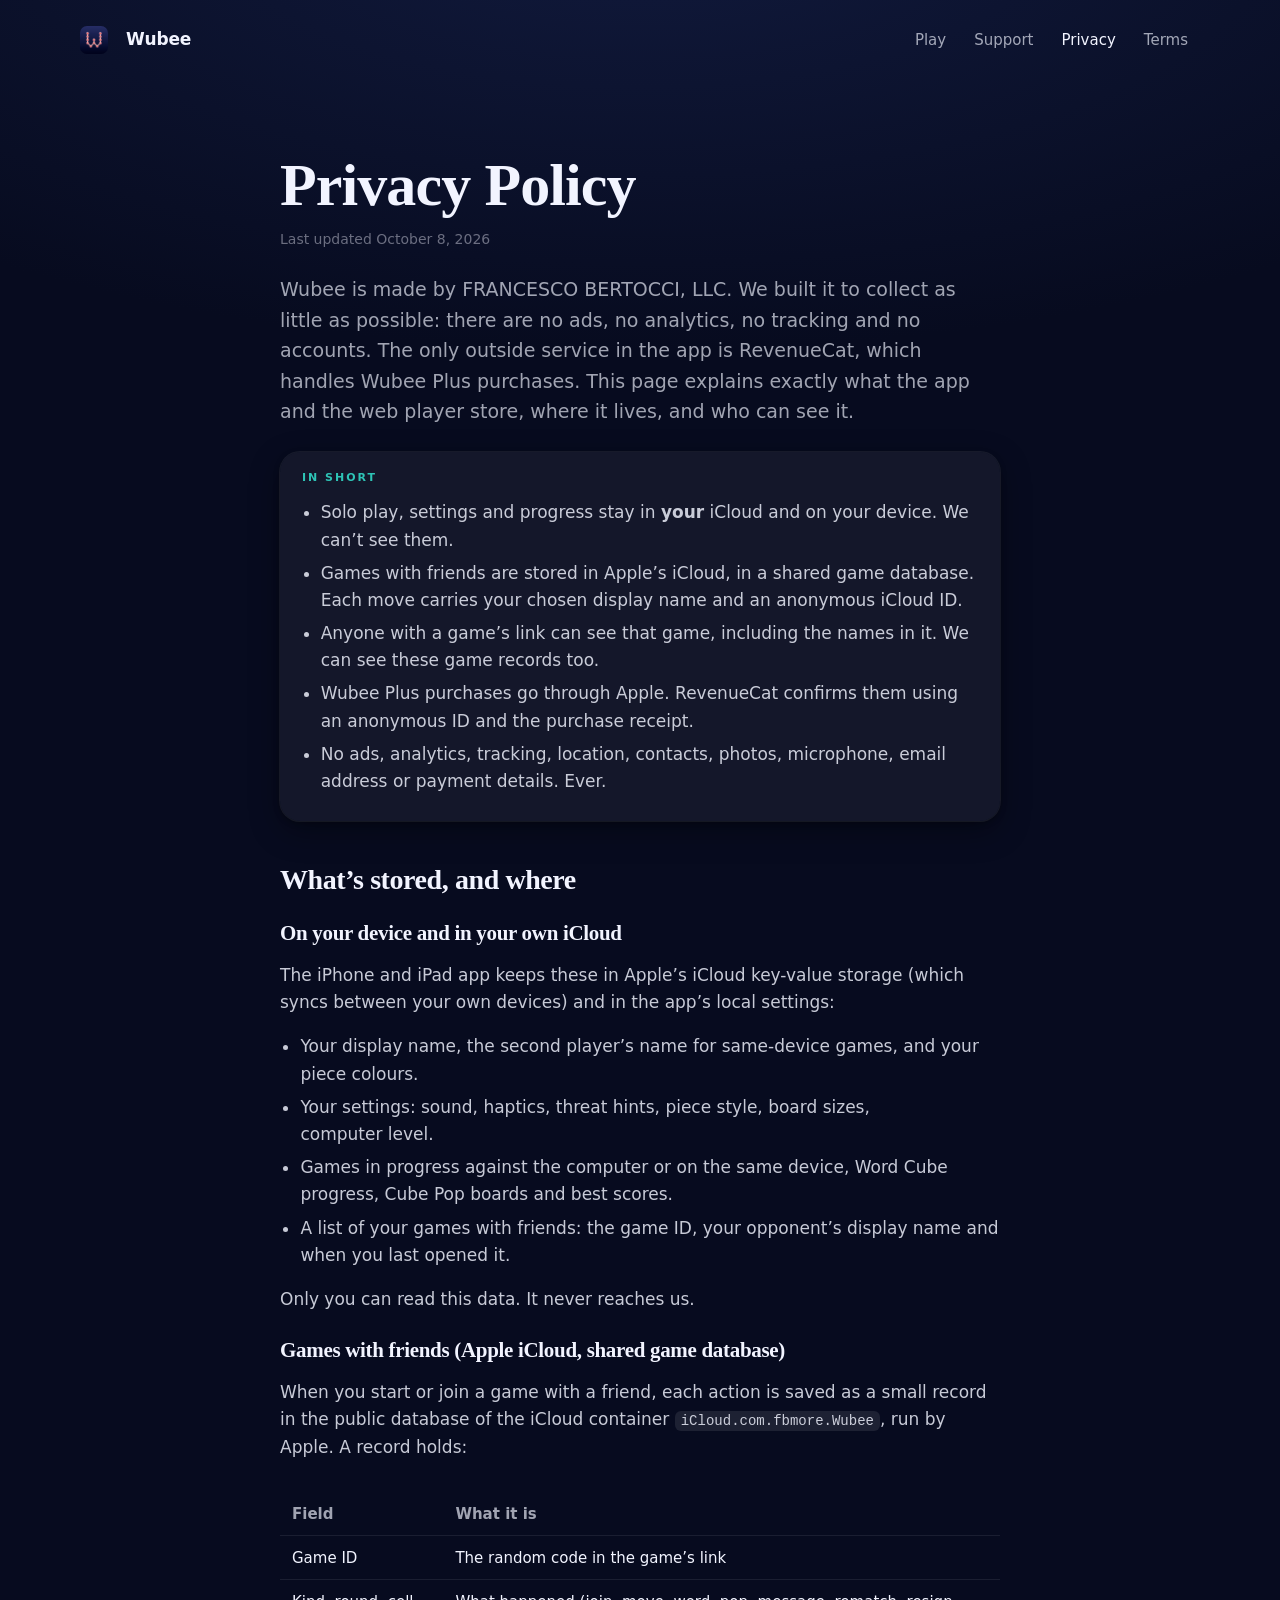
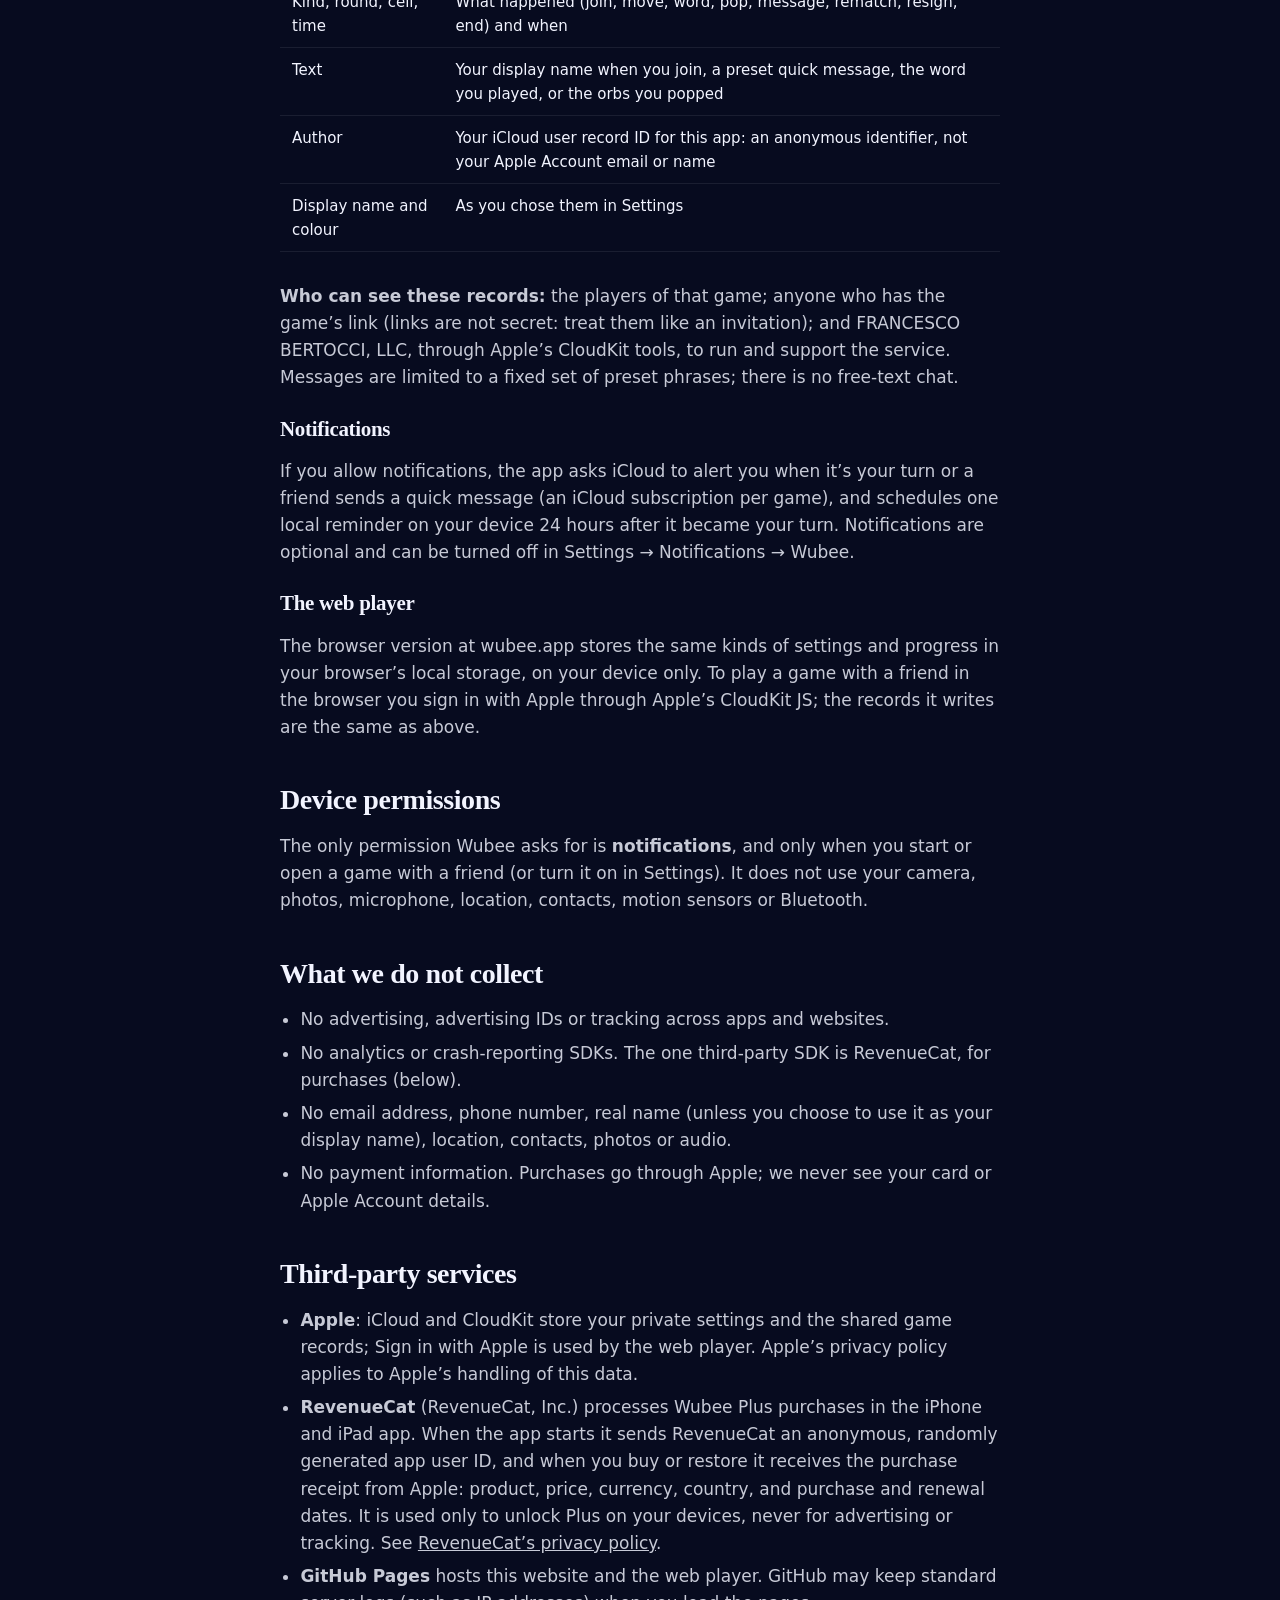
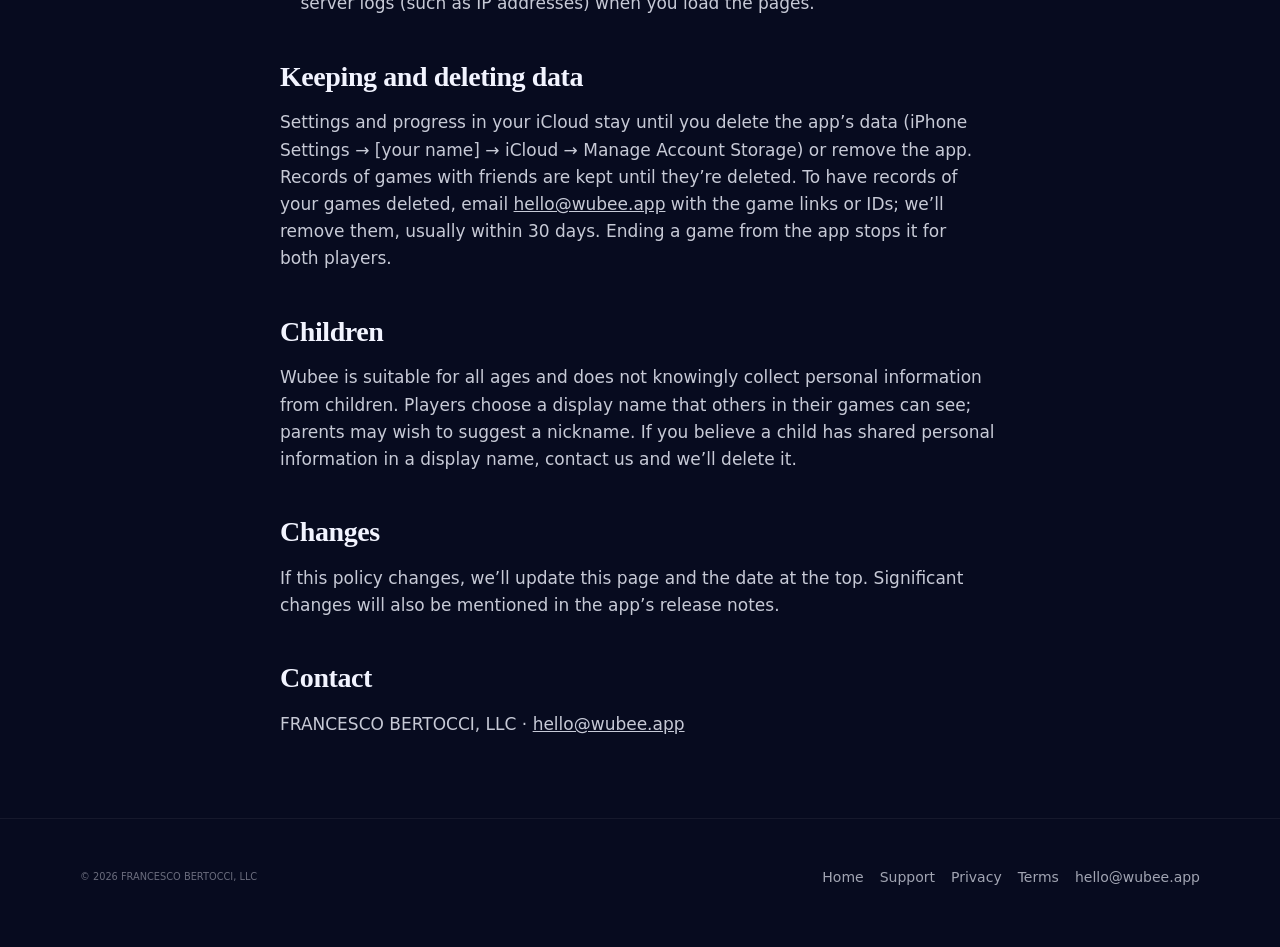
<file: privacy.html>
<!doctype html>
<html lang="en">
<head>
  <meta charset="utf-8">
  <meta name="viewport" content="width=device-width, initial-scale=1, viewport-fit=cover">
  <meta name="theme-color" content="#070b1f">
  <title>Privacy Policy · Wubee</title>
  <link rel="icon" type="image/png" href="favicon.png">
  <link rel="apple-touch-icon" href="apple-touch-icon.png">
  <meta property="og:image" content="https://wubee.app/icon.png">
  <meta name="description" content="What Wubee stores, where, and who can see it.">
  <link rel="stylesheet" href="site.css">
</head>
<body>
  <header class="wrap nav">
    <a class="brand" href="./"><img class="brand-icon" src="icon.png" alt="" width="28" height="28">Wubee</a>
    <nav aria-label="Site">
      <ul>
        <li><a class="link" href="play.html">Play</a></li>
        <li><a class="link" href="support.html">Support</a></li>
        <li class="wide"><a class="link" href="privacy.html" aria-current="page">Privacy</a></li>
        <li class="wide"><a class="link" href="terms.html">Terms</a></li>
      </ul>
    </nav>
  </header>
  <main class="narrow doc">
    <h1>Privacy Policy</h1>
    <p class="updated">Last updated October 8, 2026</p>
    <p class="lead">Wubee is made by FRANCESCO BERTOCCI, LLC. We built it to collect as little as possible: there are no ads, no analytics, no tracking and no accounts. The only outside service in the app is RevenueCat, which handles Wubee Plus purchases. This page explains exactly what the app and the web player store, where it lives, and who can see it.</p>

    <div class="summary">
      <span class="tag">In short</span>
      <ul>
        <li>Solo play, settings and progress stay in <strong>your</strong> iCloud and on your device. We can’t see them.</li>
        <li>Games with friends are stored in Apple’s iCloud, in a shared game database. Each move carries your chosen display name and an anonymous iCloud ID.</li>
        <li>Anyone with a game’s link can see that game, including the names in it. We can see these game records too.</li>
        <li>Wubee Plus purchases go through Apple. RevenueCat confirms them using an anonymous ID and the purchase receipt.</li>
        <li>No ads, analytics, tracking, location, contacts, photos, microphone, email address or payment details. Ever.</li>
      </ul>
    </div>

    <h2>What’s stored, and where</h2>
    <h3>On your device and in your own iCloud</h3>
    <p>The iPhone and iPad app keeps these in Apple’s iCloud key-value storage (which syncs between your own devices) and in the app’s local settings:</p>
    <ul>
      <li>Your display name, the second player’s name for same-device games, and your piece colours.</li>
      <li>Your settings: sound, haptics, threat hints, piece style, board sizes, computer level.</li>
      <li>Games in progress against the computer or on the same device, Word Cube progress, Cube Pop boards and best scores.</li>
      <li>A list of your games with friends: the game ID, your opponent’s display name and when you last opened it.</li>
    </ul>
    <p>Only you can read this data. It never reaches us.</p>

    <h3>Games with friends (Apple iCloud, shared game database)</h3>
    <p>When you start or join a game with a friend, each action is saved as a small record in the public database of the iCloud container <code>iCloud.com.fbmore.Wubee</code>, run by Apple. A record holds:</p>
    <div class="table-wrap"><table class="table">
      <tr><th>Field</th><th>What it is</th></tr>
      <tr><td>Game ID</td><td>The random code in the game’s link</td></tr>
      <tr><td>Kind, round, cell, time</td><td>What happened (join, move, word, pop, message, rematch, resign, end) and when</td></tr>
      <tr><td>Text</td><td>Your display name when you join, a preset quick message, the word you played, or the orbs you popped</td></tr>
      <tr><td>Author</td><td>Your iCloud user record ID for this app: an anonymous identifier, not your Apple Account email or name</td></tr>
      <tr><td>Display name and colour</td><td>As you chose them in Settings</td></tr>
    </table></div>
    <p><strong>Who can see these records:</strong> the players of that game; anyone who has the game’s link (links are not secret: treat them like an invitation); and FRANCESCO BERTOCCI, LLC, through Apple’s CloudKit tools, to run and support the service. Messages are limited to a fixed set of preset phrases; there is no free-text chat.</p>

    <h3>Notifications</h3>
    <p>If you allow notifications, the app asks iCloud to alert you when it’s your turn or a friend sends a quick message (an iCloud subscription per game), and schedules one local reminder on your device 24 hours after it became your turn. Notifications are optional and can be turned off in Settings → Notifications → Wubee.</p>

    <h3>The web player</h3>
    <p>The browser version at wubee.app stores the same kinds of settings and progress in your browser’s local storage, on your device only. To play a game with a friend in the browser you sign in with Apple through Apple’s CloudKit JS; the records it writes are the same as above.</p>

    <h2>Device permissions</h2>
    <p>The only permission Wubee asks for is <strong>notifications</strong>, and only when you start or open a game with a friend (or turn it on in Settings). It does not use your camera, photos, microphone, location, contacts, motion sensors or Bluetooth.</p>

    <h2>What we do not collect</h2>
    <ul>
      <li>No advertising, advertising IDs or tracking across apps and websites.</li>
      <li>No analytics or crash-reporting SDKs. The one third-party SDK is RevenueCat, for purchases (below).</li>
      <li>No email address, phone number, real name (unless you choose to use it as your display name), location, contacts, photos or audio.</li>
      <li>No payment information. Purchases go through Apple; we never see your card or Apple Account details.</li>
    </ul>

    <h2>Third-party services</h2>
    <ul>
      <li><strong>Apple</strong>: iCloud and CloudKit store your private settings and the shared game records; Sign in with Apple is used by the web player. Apple’s privacy policy applies to Apple’s handling of this data.</li>
      <li><strong>RevenueCat</strong> (RevenueCat, Inc.) processes Wubee Plus purchases in the iPhone and iPad app. When the app starts it sends RevenueCat an anonymous, randomly generated app user ID, and when you buy or restore it receives the purchase receipt from Apple: product, price, currency, country, and purchase and renewal dates. It is used only to unlock Plus on your devices, never for advertising or tracking. See <a href="https://www.revenuecat.com/privacy">RevenueCat’s privacy policy</a>.</li>
      <li><strong>GitHub Pages</strong> hosts this website and the web player. GitHub may keep standard server logs (such as IP addresses) when you load the pages.</li>
    </ul>

    <h2>Keeping and deleting data</h2>
    <p>Settings and progress in your iCloud stay until you delete the app’s data (iPhone Settings → [your name] → iCloud → Manage Account Storage) or remove the app. Records of games with friends are kept until they’re deleted. To have records of your games deleted, email <a href="mailto:hello@wubee.app">hello@wubee.app</a> with the game links or IDs; we’ll remove them, usually within 30 days. Ending a game from the app stops it for both players.</p>

    <h2>Children</h2>
    <p>Wubee is suitable for all ages and does not knowingly collect personal information from children. Players choose a display name that others in their games can see; parents may wish to suggest a nickname. If you believe a child has shared personal information in a display name, contact us and we’ll delete it.</p>

    <h2>Changes</h2>
    <p>If this policy changes, we’ll update this page and the date at the top. Significant changes will also be mentioned in the app’s release notes.</p>

    <h2>Contact</h2>
    <p>FRANCESCO BERTOCCI, LLC · <a href="mailto:hello@wubee.app">hello@wubee.app</a></p>
  </main>
  <footer>
    <div class="wrap row">
      <span class="copyright">© 2026 FRANCESCO BERTOCCI, LLC</span>
      <nav aria-label="Footer">
        <a href="./">Home</a>
        <a href="support.html">Support</a>
        <a href="privacy.html">Privacy</a>
        <a href="terms.html">Terms</a>
        <a href="mailto:hello@wubee.app">hello@wubee.app</a>
      </nav>
    </div>
  </footer>
</body>
</html>
</file>
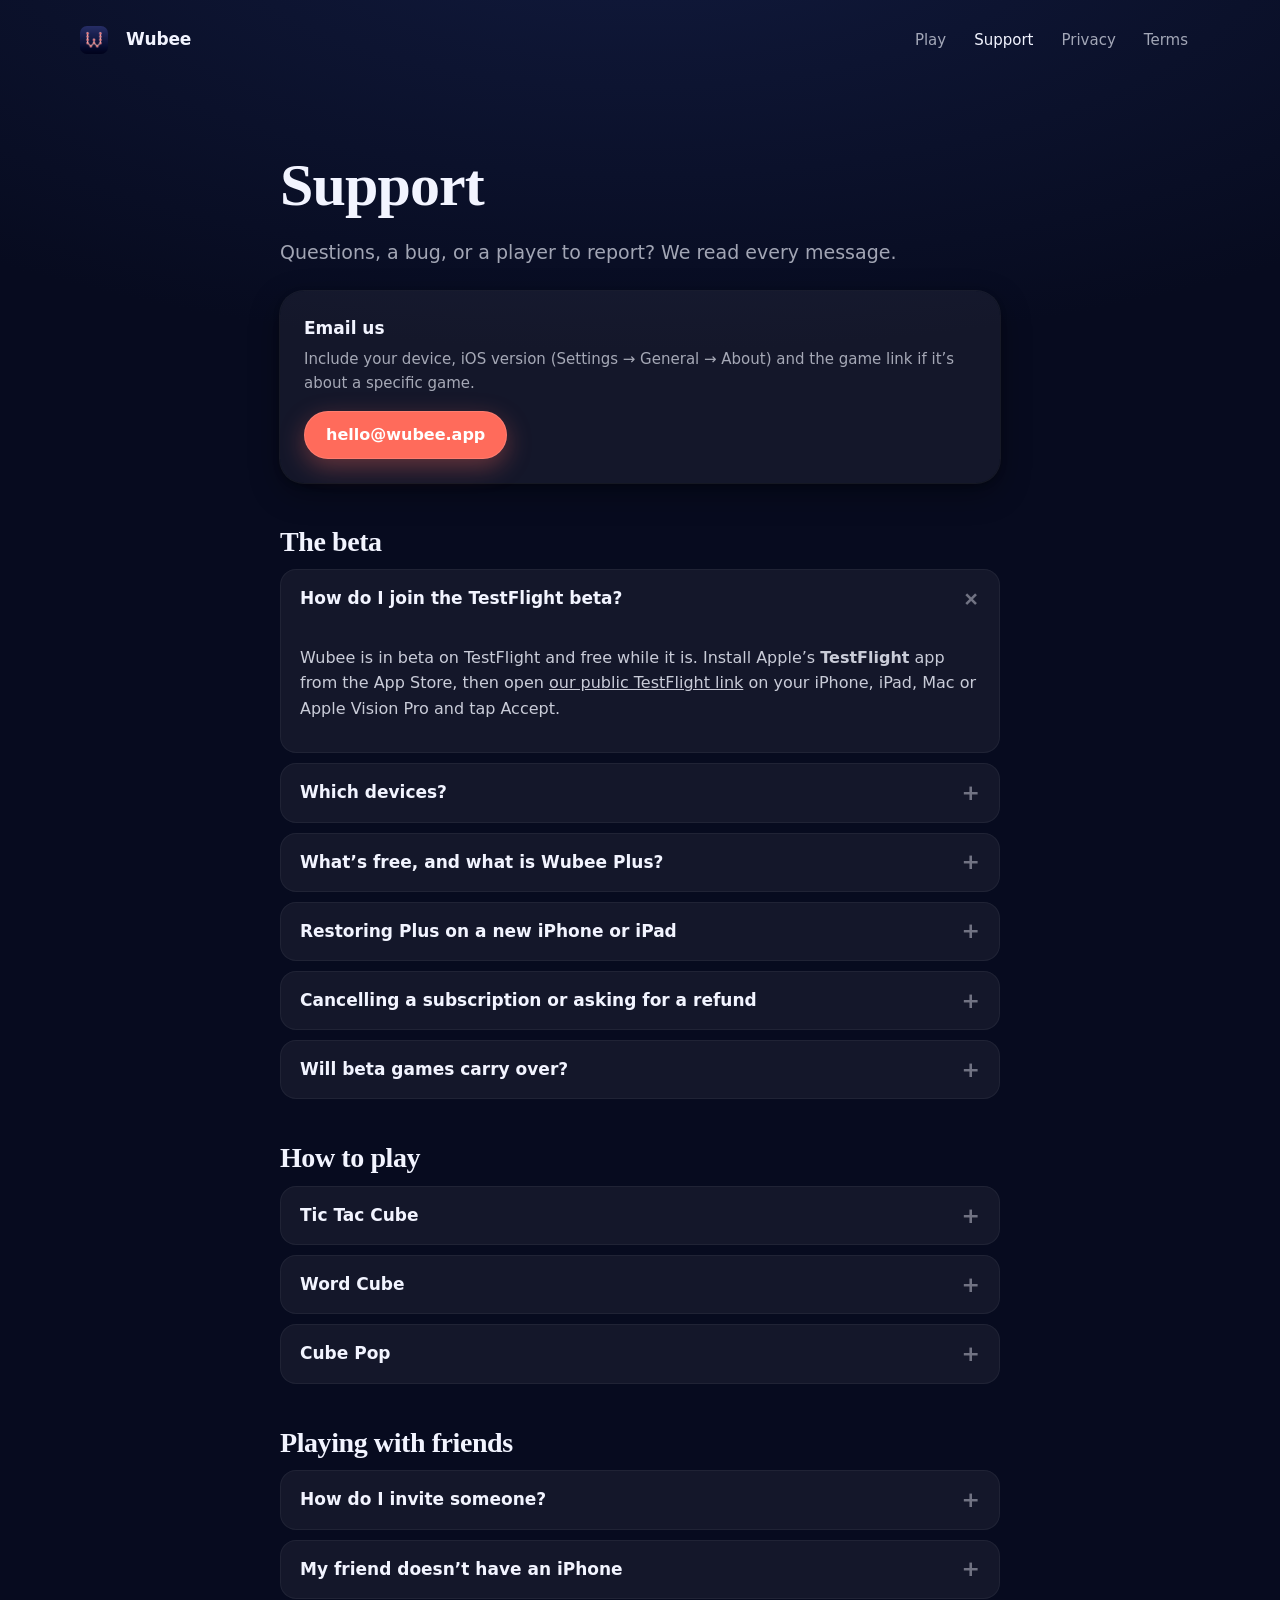
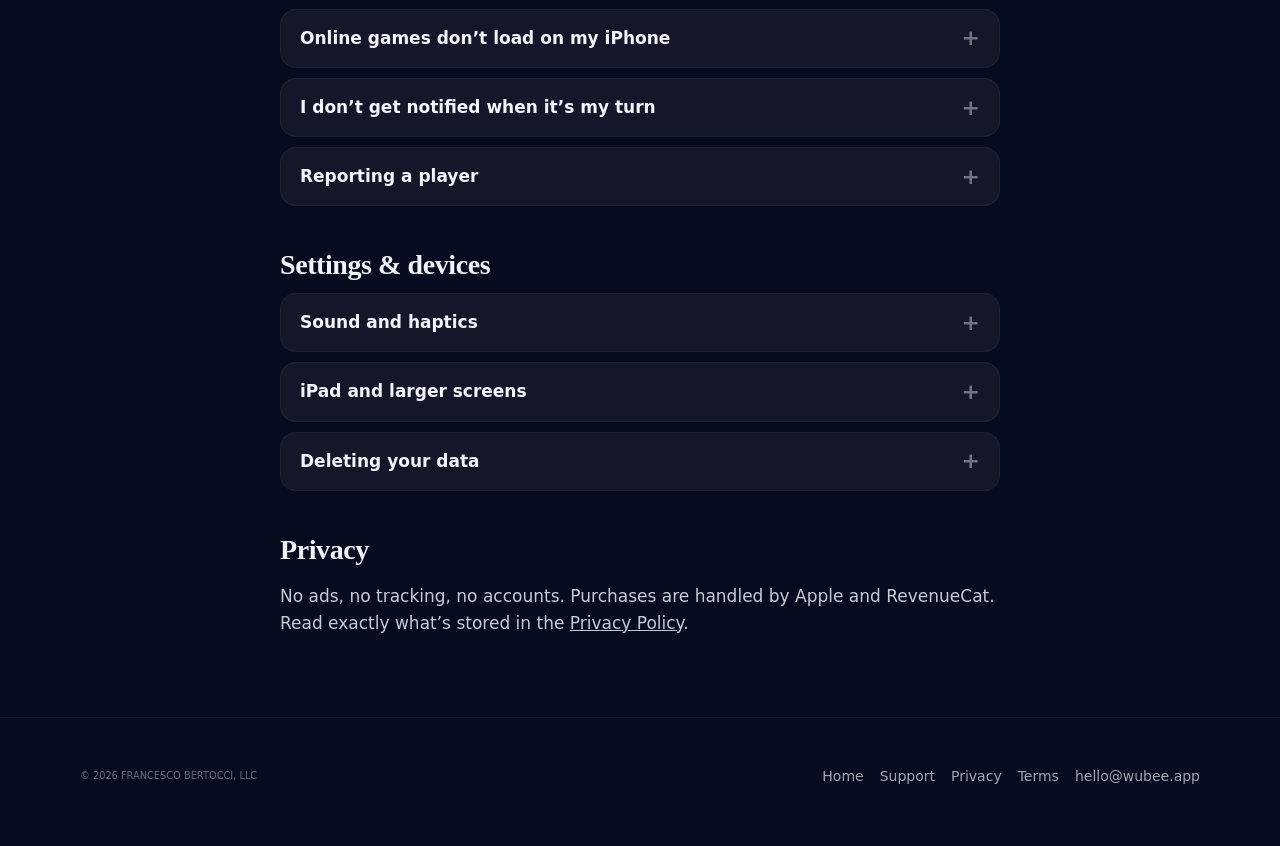
<file: support.html>
<!doctype html>
<html lang="en">
<head>
  <meta charset="utf-8">
  <meta name="viewport" content="width=device-width, initial-scale=1, viewport-fit=cover">
  <meta name="theme-color" content="#070b1f">
  <title>Support · Wubee</title>
  <link rel="icon" type="image/png" href="favicon.png">
  <link rel="apple-touch-icon" href="apple-touch-icon.png">
  <meta property="og:image" content="https://wubee.app/icon.png">
  <meta name="description" content="Help with Wubee: how to play, playing with friends, notifications and your data.">
  <link rel="stylesheet" href="site.css">
</head>
<body>
  <header class="wrap nav">
    <a class="brand" href="./"><img class="brand-icon" src="icon.png" alt="" width="28" height="28">Wubee</a>
    <nav aria-label="Site">
      <ul>
        <li><a class="link" href="play.html">Play</a></li>
        <li><a class="link" href="support.html" aria-current="page">Support</a></li>
        <li class="wide"><a class="link" href="privacy.html">Privacy</a></li>
        <li class="wide"><a class="link" href="terms.html">Terms</a></li>
      </ul>
    </nav>
  </header>
  <main class="narrow doc">
    <h1>Support</h1>
    <p class="lead">Questions, a bug, or a player to report? We read every message.</p>
    <div class="contact">
      <div>
        <strong>Email us</strong>
        <p>Include your device, iOS version (Settings → General → About) and the game link if it’s about a specific game.</p>
      </div>
      <a class="btn primary" href="mailto:hello@wubee.app?subject=Wubee%20support">hello@wubee.app</a>
    </div>

    <h2 id="beta">The beta</h2>
    <details open><summary>How do I join the TestFlight beta?</summary><div><p>Wubee is in beta on TestFlight and free while it is. Install Apple’s <strong>TestFlight</strong> app from the App Store, then open <a id="tf-link" href="https://testflight.apple.com/join/hKMS96hD">our public TestFlight link</a> on your iPhone, iPad, Mac or Apple Vision Pro and tap Accept.</p></div></details>
    <details><summary>Which devices?</summary><div><p>iPhone and iPad with iOS 18 or later, Mac with Apple silicon, and Apple Vision Pro, where the cube floats in your room (a glass window behind it is optional, in Settings). Anyone can also play in any modern browser: <a href="play.html">play in your browser</a>.</p></div></details>
    <details><summary>What’s free, and what is Wubee Plus?</summary><div><p>Every daily challenge and every game with a friend, online or on one device, is free in any size, and so is solo play on 3×3×3. <strong>Wubee Plus</strong> adds solo 4×4×4 and 5×5×5 in all three games, every Word Cube practice board and Cube Pop Zen. Choose Monthly, Yearly (with a free week for new subscribers) or Lifetime (pay once). Find it in Settings → Wubee Plus. Full details are in the <a href="terms.html#plus">Terms</a>.</p></div></details>
    <details><summary>Restoring Plus on a new iPhone or iPad</summary><div><p>Open Settings in Wubee and tap <strong>Restore Purchases</strong>, signed in with the Apple Account you bought Plus with.</p></div></details>
    <details><summary>Cancelling a subscription or asking for a refund</summary><div><p>Cancel any time in iPhone Settings → [your name] → Subscriptions → Wubee; Plus stays on until the end of the paid period. Refunds are handled by Apple at <a href="https://reportaproblem.apple.com">reportaproblem.apple.com</a>.</p></div></details>
    <details><summary>Will beta games carry over?</summary><div><p>Yes. Your settings and progress live in your own iCloud, and games with friends stay in your list when you update to the App Store version.</p></div></details>

    <h2>How to play</h2>
    <details><summary>Tic Tac Cube</summary><div><p>Take turns placing pieces in the cube. Get a full row (three, four or five, depending on the board) in any straight line: across a layer, straight down, or diagonally through the cube. Drag to spin, pinch (or the layers button) to spread the layers, tap a spot to preview and tap again to place.</p></div></details>
    <details><summary>Word Cube</summary><div><p>Tap a letter, then a touching letter (up, down, left, right, forward or back, never diagonal) to trace a word, and tap Enter. Each letter can be used once per word. Find enough words and more of the cube is revealed. Longer words score more; a word that passes through every layer earns a bonus.</p></div></details>
    <details><summary>Cube Pop</summary><div><p>Trace three or more touching orbs of the same colour and tap Pop. The rest fall towards whichever side of the cube is facing down on your screen, so turn the cube to aim. Pop 5 in one chain for a bomb, 6 for a beam, 7 or more for a wild prism. Gold orbs double a chain’s points.</p></div></details>

    <h2>Playing with friends</h2>
    <details><summary>How do I invite someone?</summary><div><p>On any game’s page tap <strong>Invite</strong>, then Copy link or Share. Your friend opens the link: it plays right there in their browser, and if they have the iPhone app, an <strong>Open in app</strong> button switches to it. Games wait for each player: there are no timers.</p></div></details>
    <details><summary>My friend doesn’t have an iPhone</summary><div><p>They can play in any modern browser after signing in with an Apple Account (free to create at appleid.apple.com). Two players on the same device need no account at all.</p></div></details>
    <details><summary>Online games don’t load on my iPhone</summary><div><p>Online games need iCloud: open Settings → [your name] → iCloud and make sure you’re signed in. Check you’re online, then reopen the game from Your games. If a game still doesn’t sync, email us the link.</p></div></details>
    <details><summary>I don’t get notified when it’s my turn</summary><div><p>Open Settings → Notifications → Wubee and turn on Allow Notifications. In the app, Settings shows whether notifications are on. You’ll get an alert when your friend moves, and one reminder after 24 hours.</p></div></details>
    <details><summary>Reporting a player</summary><div><p>In an online game, open the ••• menu and choose <strong>Report player</strong>: it starts an email with the game ID. You can also End the game (it stops for both players) and archive it from Your games.</p></div></details>

    <h2>Settings &amp; devices</h2>
    <details><summary>Sound and haptics</summary><div><p>Tap the speaker button at the top of any screen to turn sound on or off; it also stays quiet when your iPhone is on silent. Haptics can be switched off in the app’s Settings.</p></div></details>
    <details><summary>iPad and larger screens</summary><div><p>Wubee runs on iPad in any orientation. On wide screens the cube sits on the left with the controls beside it.</p></div></details>
    <details><summary>Deleting your data</summary><div><p>Your settings and progress live in your own iCloud: delete them in Settings → [your name] → iCloud → Manage Account Storage, or by removing the app. To delete records of games with friends, email us the game links.</p></div></details>

    <h2>Privacy</h2>
    <p>No ads, no tracking, no accounts. Purchases are handled by Apple and RevenueCat. Read exactly what’s stored in the <a href="privacy.html">Privacy Policy</a>.</p>
  </main>
  <footer>
    <div class="wrap row">
      <span class="copyright">© 2026 FRANCESCO BERTOCCI, LLC</span>
      <nav aria-label="Footer">
        <a href="./">Home</a>
        <a href="support.html">Support</a>
        <a href="privacy.html">Privacy</a>
        <a href="terms.html">Terms</a>
        <a href="mailto:hello@wubee.app">hello@wubee.app</a>
      </nav>
    </div>
  </footer>
</body>
</html>
</file>
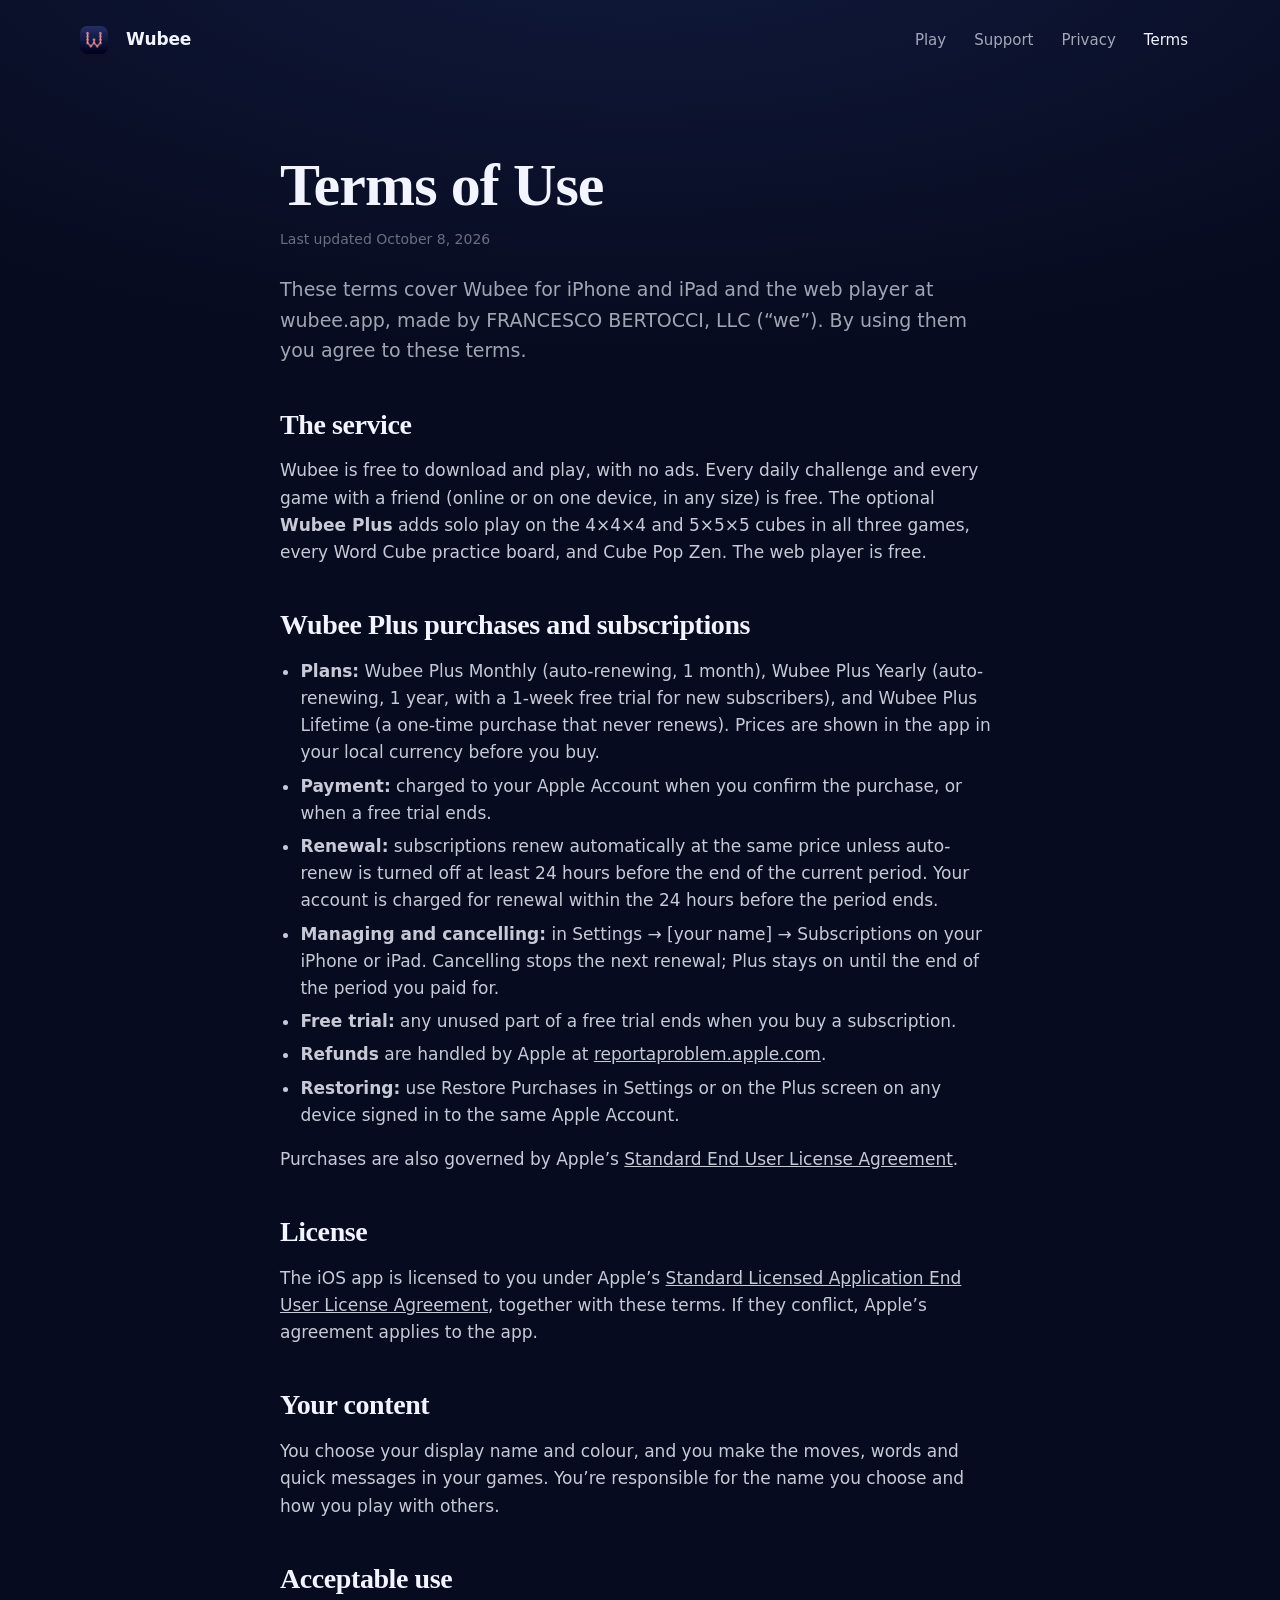
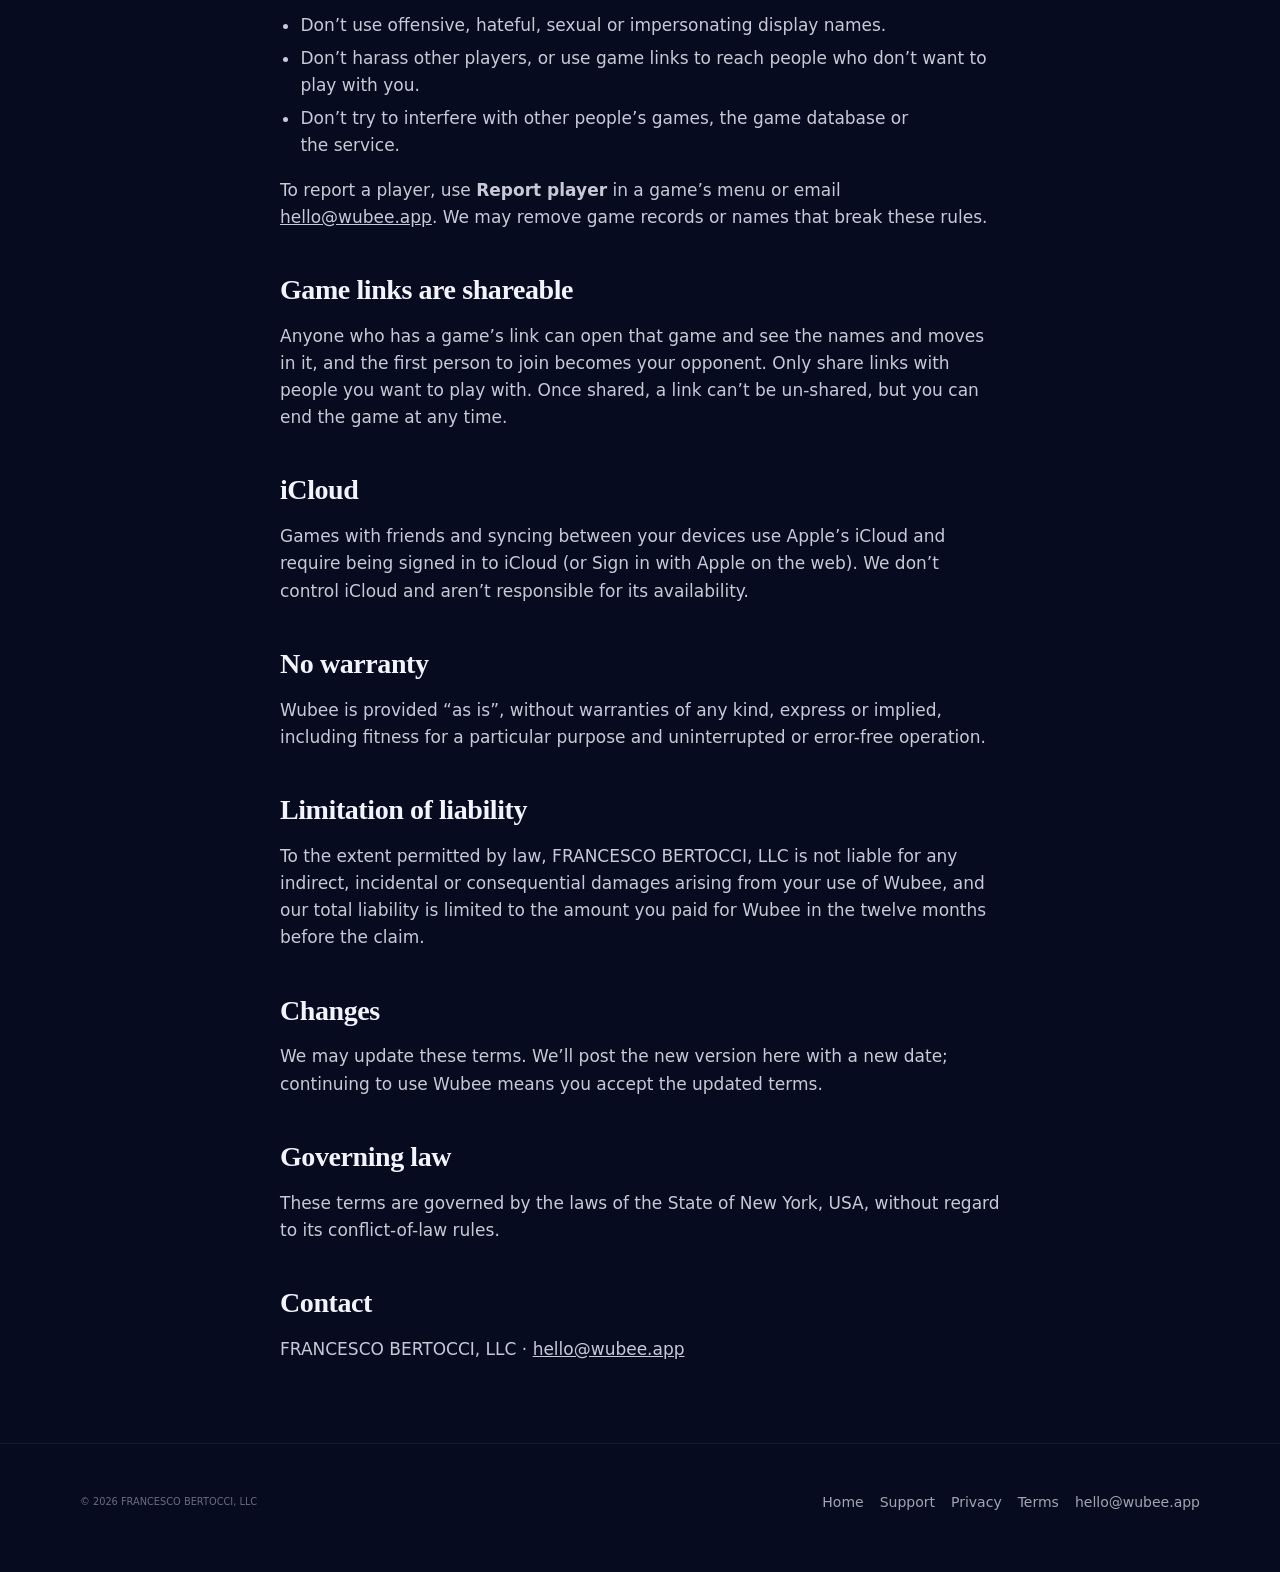
<file: terms.html>
<!doctype html>
<html lang="en">
<head>
  <meta charset="utf-8">
  <meta name="viewport" content="width=device-width, initial-scale=1, viewport-fit=cover">
  <meta name="theme-color" content="#070b1f">
  <title>Terms of Use · Wubee</title>
  <link rel="icon" type="image/png" href="favicon.png">
  <link rel="apple-touch-icon" href="apple-touch-icon.png">
  <meta property="og:image" content="https://wubee.app/icon.png">
  <meta name="description" content="The terms for using Wubee.">
  <link rel="stylesheet" href="site.css">
</head>
<body>
  <header class="wrap nav">
    <a class="brand" href="./"><img class="brand-icon" src="icon.png" alt="" width="28" height="28">Wubee</a>
    <nav aria-label="Site">
      <ul>
        <li><a class="link" href="play.html">Play</a></li>
        <li><a class="link" href="support.html">Support</a></li>
        <li class="wide"><a class="link" href="privacy.html">Privacy</a></li>
        <li class="wide"><a class="link" href="terms.html" aria-current="page">Terms</a></li>
      </ul>
    </nav>
  </header>
  <main class="narrow doc">
    <h1>Terms of Use</h1>
    <p class="updated">Last updated October 8, 2026</p>
    <p class="lead">These terms cover Wubee for iPhone and iPad and the web player at wubee.app, made by FRANCESCO BERTOCCI, LLC (“we”). By using them you agree to these terms.</p>

    <h2>The service</h2>
    <p>Wubee is free to download and play, with no ads. Every daily challenge and every game with a friend (online or on one device, in any size) is free. The optional <strong>Wubee Plus</strong> adds solo play on the 4×4×4 and 5×5×5 cubes in all three games, every Word Cube practice board, and Cube Pop Zen. The web player is free.</p>

    <h2 id="plus">Wubee Plus purchases and subscriptions</h2>
    <ul>
      <li><strong>Plans:</strong> Wubee Plus Monthly (auto-renewing, 1 month), Wubee Plus Yearly (auto-renewing, 1 year, with a 1-week free trial for new subscribers), and Wubee Plus Lifetime (a one-time purchase that never renews). Prices are shown in the app in your local currency before you buy.</li>
      <li><strong>Payment:</strong> charged to your Apple Account when you confirm the purchase, or when a free trial ends.</li>
      <li><strong>Renewal:</strong> subscriptions renew automatically at the same price unless auto-renew is turned off at least 24 hours before the end of the current period. Your account is charged for renewal within the 24 hours before the period ends.</li>
      <li><strong>Managing and cancelling:</strong> in Settings → [your name] → Subscriptions on your iPhone or iPad. Cancelling stops the next renewal; Plus stays on until the end of the period you paid for.</li>
      <li><strong>Free trial:</strong> any unused part of a free trial ends when you buy a subscription.</li>
      <li><strong>Refunds</strong> are handled by Apple at <a href="https://reportaproblem.apple.com">reportaproblem.apple.com</a>.</li>
      <li><strong>Restoring:</strong> use Restore Purchases in Settings or on the Plus screen on any device signed in to the same Apple Account.</li>
    </ul>
    <p>Purchases are also governed by Apple’s <a href="https://www.apple.com/legal/internet-services/itunes/dev/stdeula/">Standard End User License Agreement</a>.</p>

    <h2>License</h2>
    <p>The iOS app is licensed to you under Apple’s <a href="https://www.apple.com/legal/internet-services/itunes/dev/stdeula/">Standard Licensed Application End User License Agreement</a>, together with these terms. If they conflict, Apple’s agreement applies to the app.</p>

    <h2>Your content</h2>
    <p>You choose your display name and colour, and you make the moves, words and quick messages in your games. You’re responsible for the name you choose and how you play with others.</p>

    <h2>Acceptable use</h2>
    <ul>
      <li>Don’t use offensive, hateful, sexual or impersonating display names.</li>
      <li>Don’t harass other players, or use game links to reach people who don’t want to play with you.</li>
      <li>Don’t try to interfere with other people’s games, the game database or the service.</li>
    </ul>
    <p>To report a player, use <strong>Report player</strong> in a game’s menu or email <a href="mailto:hello@wubee.app">hello@wubee.app</a>. We may remove game records or names that break these rules.</p>

    <h2>Game links are shareable</h2>
    <p>Anyone who has a game’s link can open that game and see the names and moves in it, and the first person to join becomes your opponent. Only share links with people you want to play with. Once shared, a link can’t be un-shared, but you can end the game at any time.</p>

    <h2>iCloud</h2>
    <p>Games with friends and syncing between your devices use Apple’s iCloud and require being signed in to iCloud (or Sign in with Apple on the web). We don’t control iCloud and aren’t responsible for its availability.</p>

    <h2>No warranty</h2>
    <p>Wubee is provided “as is”, without warranties of any kind, express or implied, including fitness for a particular purpose and uninterrupted or error-free operation.</p>

    <h2>Limitation of liability</h2>
    <p>To the extent permitted by law, FRANCESCO BERTOCCI, LLC is not liable for any indirect, incidental or consequential damages arising from your use of Wubee, and our total liability is limited to the amount you paid for Wubee in the twelve months before the claim.</p>

    <h2>Changes</h2>
    <p>We may update these terms. We’ll post the new version here with a new date; continuing to use Wubee means you accept the updated terms.</p>

    <h2>Governing law</h2>
    <p>These terms are governed by the laws of the State of New York, USA, without regard to its conflict-of-law rules.</p>

    <h2>Contact</h2>
    <p>FRANCESCO BERTOCCI, LLC · <a href="mailto:hello@wubee.app">hello@wubee.app</a></p>
  </main>
  <footer>
    <div class="wrap row">
      <span class="copyright">© 2026 FRANCESCO BERTOCCI, LLC</span>
      <nav aria-label="Footer">
        <a href="./">Home</a>
        <a href="support.html">Support</a>
        <a href="privacy.html">Privacy</a>
        <a href="terms.html">Terms</a>
        <a href="mailto:hello@wubee.app">hello@wubee.app</a>
      </nav>
    </div>
  </footer>
</body>
</html>
</file>
<file: site.css>
/* Marketing + legal pages. Same dark navy as the app; editorial serif headings. */
:root {
  --canvas: #070b1f;
  --canvas-2: #111a3d;
  --surface: rgb(255 255 255 / 0.05);
  --surface-2: rgb(255 255 255 / 0.09);
  --ink: #f2f4ff;
  --muted: rgb(242 244 255 / 0.66);
  --faint: rgb(242 244 255 / 0.42);
  --accent: #ff6b5b;
  --teal: #2ec4b6;
  --gold: #f4b942;
  --violet: #8b6cf6;
  --serif: ui-serif, "New York", Georgia, "Times New Roman", serif;
  --sans: ui-sans-serif, -apple-system, BlinkMacSystemFont, "SF Pro Text", "Segoe UI", system-ui, sans-serif;
  --ease: cubic-bezier(0.2, 0, 0, 1);
  --shadow: 0 0 0 1px rgb(255 255 255 / 0.07), 0 10px 30px rgb(0 0 0 / 0.35), 0 2px 6px rgb(0 0 0 / 0.25);
  color-scheme: dark;
}
* { box-sizing: border-box; }
html { -webkit-font-smoothing: antialiased; -moz-osx-font-smoothing: grayscale; scroll-behavior: smooth; }
@media (prefers-reduced-motion: reduce) { html { scroll-behavior: auto; } }
body {
  margin: 0; color: var(--ink); font: 17px/1.6 var(--sans);
  background: radial-gradient(120% 70% at 50% -10%, var(--canvas-2), var(--canvas) 70%) fixed, var(--canvas);
  min-height: 100vh;
}
a { color: inherit; }
h1, h2, h3 { font-family: var(--serif); font-weight: 600; letter-spacing: -0.015em; line-height: 1.1; text-wrap: balance; margin: 0; }
h1 em, h2 em { font-style: italic; color: var(--accent); font-weight: 500; }
p, li { text-wrap: pretty; }
.wrap { width: min(1120px, 100% - 32px); margin-inline: auto; }
.narrow { width: min(720px, 100% - 32px); margin-inline: auto; }

/* Nav */
.nav { display: flex; align-items: center; justify-content: space-between; gap: 16px; padding: 18px 0; }
.brand { white-space: nowrap; display: inline-flex; align-items: center; gap: 10px; font-weight: 700; text-decoration: none; letter-spacing: -0.01em; min-height: 44px; }
.brand .dot { width: 12px; height: 12px; border-radius: 50%; background: radial-gradient(circle at 35% 30%, #ffb3a9, var(--accent) 55%, #b8392c); box-shadow: 0 0 12px rgb(255 107 91 / 0.5); }
.nav ul { display: flex; gap: 4px; list-style: none; margin: 0; padding: 0; flex-wrap: wrap; justify-content: flex-end; }
.nav a.link { display: inline-flex; align-items: center; min-height: 44px; padding: 0 12px; border-radius: 999px; text-decoration: none; color: var(--muted); font-size: 15px;
  transition-property: color, background-color; transition-duration: 150ms; transition-timing-function: var(--ease); }
.nav a.link:hover { color: var(--ink); background: var(--surface); }
.nav a.link[aria-current="page"] { color: var(--ink); }
@media (max-width: 520px) {
  .nav li.wide { display: none; }            /* Privacy and Terms stay in the footer */
  .nav a.link { padding: 0 10px; }
}

/* Buttons */
.btn { display: inline-flex; align-items: center; justify-content: center; gap: 8px; min-height: 48px; padding: 0 22px; border-radius: 999px;
  font: 600 16px/1 var(--sans); text-decoration: none; color: var(--ink); background: var(--surface-2); box-shadow: var(--shadow); border: 0; cursor: pointer;
  transition-property: background-color, scale, box-shadow; transition-duration: 150ms; transition-timing-function: var(--ease); }
.btn:hover { background: rgb(255 255 255 / 0.14); }
.btn:active { scale: 0.96; }
.btn.primary { background: var(--accent); color: #fff; box-shadow: 0 8px 24px rgb(255 107 91 / 0.35), 0 0 0 1px rgb(255 255 255 / 0.12) inset; }
.btn.primary:hover { background: #ff7d6f; }
.btn:focus-visible, .nav a:focus-visible, .brand:focus-visible { outline: 2px solid #9fb2ec; outline-offset: 2px; }
/* Apple's black "Download on the App Store" badge, unmodified. Its own black body and grey hairline are
   what Apple specifies on a dark background, so no extra chrome. 48px tall matches .btn (Apple's on-screen
   minimum is 40px); the .cta 12px gap is a quarter of the height, Apple's clear-space minimum. */
.appstore { display: inline-flex; align-items: center; line-height: 0; border-radius: 10px; }
.appstore img { height: 48px; width: auto; display: block; }
.appstore:focus-visible { outline: 2px solid #9fb2ec; outline-offset: 4px; }
.platforms { margin: 16px auto 0; font-size: 15px; color: var(--faint); }

/* Hero */
.hero { text-align: center; padding: clamp(40px, 9vw, 110px) 0 clamp(24px, 5vw, 60px); }
.kicker { font: 600 12px/1 var(--sans); letter-spacing: 0.22em; text-transform: uppercase; color: var(--faint); margin: 0 0 18px; }
.hero h1 { font-size: clamp(44px, 8vw, 92px); }
.lede { max-width: 620px; margin: 22px auto 0; font-size: clamp(17px, 2vw, 20px); color: var(--muted); }
.cta { display: flex; gap: 12px; justify-content: center; flex-wrap: wrap; margin-top: 32px; }

/* Demo sections */
.demo { display: grid; gap: clamp(20px, 4vw, 56px); align-items: center; padding: clamp(36px, 6vw, 80px) 0; }
@media (min-width: 860px) {
  .demo { grid-template-columns: 1.15fr 1fr; }
  .demo.flip .stage { order: 2; }
}
.stage { position: relative; aspect-ratio: 1 / 1; border-radius: 32px; overflow: hidden;
  background: radial-gradient(80% 70% at 50% 40%, rgb(91 111 184 / 0.18), transparent 70%), rgb(255 255 255 / 0.02);
  box-shadow: 0 0 0 1px rgb(255 255 255 / 0.06), 0 30px 80px rgb(0 0 0 / 0.35); }
.stage canvas { position: absolute; inset: 0; width: 100%; height: 100%; display: block; }
.stage .chips { position: absolute; left: 16px; right: 16px; bottom: 14px; display: flex; flex-wrap: wrap; gap: 6px; justify-content: center; pointer-events: none; }
.chip { font: 700 13px/1 var(--sans); letter-spacing: 0.04em; padding: 7px 11px; border-radius: 999px; background: rgb(7 11 31 / 0.6); box-shadow: 0 0 0 1px rgb(255 255 255 / 0.1) inset; font-variant-numeric: tabular-nums;
  animation: chip-in 220ms var(--ease) both; }
@keyframes chip-in { from { opacity: 0; translate: 0 6px; } }
@media (prefers-reduced-motion: reduce) { .chip { animation: none; } }
.demo .eyebrow { font: 600 12px/1 var(--sans); letter-spacing: 0.2em; text-transform: uppercase; margin: 0 0 12px; }
.demo h2 { font-size: clamp(34px, 4.6vw, 52px); }
.demo p.copy { color: var(--muted); font-size: 18px; margin: 16px 0 0; max-width: 46ch; }
.demo ul { margin: 18px 0 0; padding: 0; list-style: none; display: grid; gap: 8px; color: var(--muted); }
.demo li { display: flex; gap: 10px; }
.demo li::before { content: ""; flex: none; width: 8px; height: 8px; margin-top: 10px; border-radius: 50%; background: currentColor; opacity: 0.5; }
.demo .actions { display: flex; gap: 10px; flex-wrap: wrap; margin-top: 26px; }

/* Promo film under the hero: plays muted while on screen, with a sound toggle. */
.film { padding-bottom: clamp(24px, 5vw, 64px); }
.film-frame { position: relative; aspect-ratio: 16 / 9; border-radius: 24px; overflow: hidden; background: var(--canvas); box-shadow: var(--shadow); }
.film-frame video, .clip video { display: block; width: 100%; height: 100%; }
/* Hairline over the picture (pure white at 10%) so the video's dark edge meets the page cleanly. */
.film-frame::after { content: ""; position: absolute; inset: 0; border-radius: inherit; box-shadow: inset 0 0 0 1px rgb(255 255 255 / 0.1); pointer-events: none; }
.sound { position: absolute; right: 16px; bottom: 16px; display: inline-flex; align-items: center; gap: 8px; min-height: 44px; padding: 0 16px 0 13px;
  border: 0; border-radius: 999px; font: 600 14px/1 var(--sans); color: var(--ink); cursor: pointer;
  background: rgb(7 11 31 / 0.62); -webkit-backdrop-filter: blur(14px); backdrop-filter: blur(14px); box-shadow: 0 0 0 1px rgb(255 255 255 / 0.12), 0 6px 18px rgb(0 0 0 / 0.3);
  transition-property: background-color, scale; transition-duration: 150ms; transition-timing-function: var(--ease); }
.sound:hover { background: rgb(17 26 61 / 0.78); }
.sound:active { scale: 0.96; }
.sound:focus-visible { outline: 2px solid #9fb2ec; outline-offset: 2px; }
.sound-ico { position: relative; width: 18px; height: 18px; }
.sound-ico svg { position: absolute; inset: 0; width: 100%; height: 100%;
  transition-property: opacity, scale, filter; transition-duration: 200ms; transition-timing-function: var(--ease); }
.sound .on, .sound[aria-pressed="true"] .off { opacity: 0; scale: 0.25; filter: blur(4px); }
.sound[aria-pressed="true"] .on { opacity: 1; scale: 1; filter: blur(0); }
@media (max-width: 520px) {
  .film-frame { border-radius: 16px; }
  /* Icon only on phones: the film is small, a labelled pill would cover a fifth of it. The label stays for screen readers. */
  .sound { right: 8px; bottom: 8px; width: 44px; padding: 0; justify-content: center; }
  .sound-label { position: absolute; width: 1px; height: 1px; overflow: hidden; clip-path: inset(50%); white-space: nowrap; }
}

/* App Store previews: phone and Vision Pro side by side at the same height (columns in their aspect ratios). */
.watch { padding: clamp(28px, 5vw, 64px) 0 clamp(40px, 6vw, 80px); }
.watch-grid { display: grid; gap: 20px; align-items: start; }
@media (min-width: 760px) { .watch-grid { grid-template-columns: 0.26fr 1fr; } }
.clip { margin: 0; }
.clip video { border-radius: 20px; background: var(--canvas); box-shadow: var(--shadow); outline: 1px solid rgb(255 255 255 / 0.1); outline-offset: -1px; }
.clip:first-child video { aspect-ratio: 540 / 1170; }
.clip:last-child video { aspect-ratio: 16 / 9; }
@media (max-width: 759px) { .clip:first-child { width: min(300px, 100%); margin-inline: auto; } }
.clip figcaption { margin-top: 12px; text-align: center; font-size: 14px; color: var(--faint); }

/* Features */
.section-title { font-size: clamp(32px, 4.4vw, 48px); text-align: center; margin: 0 0 12px; }
.section-sub { text-align: center; color: var(--muted); margin: 0 auto 36px; max-width: 560px; }
.features { display: grid; gap: 14px; grid-template-columns: repeat(auto-fit, minmax(min(100%, 320px), 1fr)); padding-bottom: clamp(40px, 6vw, 80px); }
.card { padding: 26px; border-radius: 24px; background: var(--surface); box-shadow: var(--shadow); }
.card h3 { font-size: 23px; margin-bottom: 8px; }
.card p { margin: 0; color: var(--muted); font-size: 16px; }
.card .ico { width: 36px; height: 36px; border-radius: 12px; display: grid; place-items: center; margin-bottom: 16px; background: var(--surface-2); color: var(--accent); }
.card .ico svg { width: 20px; height: 20px; }
.card.span { grid-column: 1 / -1; }   /* 7th card: full row so 1, 2 or 3 columns never leave an orphan */
.card.span p { max-width: 62ch; }

.pricing { text-align: center; padding: clamp(36px, 6vw, 80px) 0; }
.pricing .price { font-family: var(--serif); font-size: clamp(44px, 7vw, 84px); line-height: 1.05; margin: 0 auto; max-width: none; color: var(--ink); text-wrap: balance; }
.pricing .price em { font-style: italic; color: var(--accent, #ff6b5b); }
.pricing .cta { display: flex; gap: 12px; justify-content: center; flex-wrap: wrap; }
.pricing p { color: var(--muted); margin: 14px auto 28px; max-width: 520px; }

/* Footer */
footer { padding: 36px 0 48px; color: var(--faint); font-size: 14px; box-shadow: 0 -1px 0 rgb(255 255 255 / 0.06); }
footer .row { display: flex; flex-wrap: wrap; gap: 8px 18px; align-items: center; justify-content: space-between; }
footer nav { display: flex; flex-wrap: wrap; gap: 4px 16px; }
footer a { color: var(--muted); text-decoration: none; display: inline-flex; align-items: center; min-height: 44px; }
footer a:hover { color: var(--ink); }

/* Legal / support pages */
.doc { padding: clamp(32px, 6vw, 72px) 0 64px; }
.doc h1 { font-size: clamp(40px, 6vw, 60px); }
.doc .updated { color: var(--faint); font-size: 14px; margin: 10px 0 24px; }
.doc .lead { font-size: 19px; color: var(--muted); }
.doc h2 { font-size: 28px; margin: 44px 0 12px; }
.doc h3 { font-size: 21px; margin: 26px 0 8px; }
.doc p, .doc li { color: rgb(242 244 255 / 0.82); }
.doc ul { padding-left: 1.2em; }
.doc li { margin: 6px 0; }
.doc code { font: 14px/1.4 ui-monospace, SFMono-Regular, Menlo, monospace; background: var(--surface-2); padding: 2px 6px; border-radius: 6px; }
.summary { display: grid; gap: 10px; margin: 26px 0; padding: 20px 22px; border-radius: 20px; background: var(--surface); box-shadow: var(--shadow); }
.summary .tag { font: 600 11px/1 var(--sans); letter-spacing: 0.18em; text-transform: uppercase; color: var(--teal); }
.summary ul { margin: 0; padding-left: 1.1em; }
.table { width: 100%; border-collapse: collapse; margin: 14px 0; font-size: 15px; }
.table th, .table td { text-align: left; vertical-align: top; padding: 10px 12px; box-shadow: inset 0 -1px 0 rgb(255 255 255 / 0.08); }
.table th { color: var(--muted); font-weight: 600; }
.table-wrap { overflow-x: auto; }
.contact { display: flex; flex-wrap: wrap; align-items: center; justify-content: space-between; gap: 16px; padding: 24px; border-radius: 24px; background: var(--surface); box-shadow: var(--shadow); margin: 24px 0 8px; }
.contact p { margin: 4px 0 0; color: var(--muted); font-size: 15px; }
details { border-radius: 16px; background: var(--surface); margin: 10px 0; box-shadow: 0 0 0 1px rgb(255 255 255 / 0.05) inset; }
summary { cursor: pointer; padding: 16px 20px; font-weight: 600; list-style: none; min-height: 44px; display: flex; align-items: center; justify-content: space-between; gap: 12px; }
summary::-webkit-details-marker { display: none; }
summary::after { content: "+"; color: var(--faint); font-size: 22px; line-height: 1; transition-property: rotate; transition-duration: 150ms; transition-timing-function: var(--ease); }
details[open] summary::after { rotate: 45deg; }
details > div { padding: 0 20px 16px; }
details p, details li { font-size: 16px; }

/* Wubee mark in the nav */
.brand-icon { width: 28px; height: 28px; vertical-align: middle; margin-right: 8px; border-radius: 7px; }

/* Home: the nav sticks, and once the hero's W scrolls away a small live W replaces the icon. */
#nav { position: sticky; top: 0; z-index: 20; }
/* The bar's background spans the viewport (the nav itself is the narrow .wrap): fixed to the top, nav-tall. */
#nav::before { content: ""; position: fixed; top: 0; left: 0; right: 0; height: 80px; z-index: -1; opacity: 0;
  background: rgb(7 11 31 / 0.72); -webkit-backdrop-filter: blur(14px); backdrop-filter: blur(14px);
  box-shadow: 0 1px 0 rgb(255 255 255 / 0.06);
  transition-property: opacity; transition-duration: 200ms; transition-timing-function: var(--ease); }
#nav.scrolled::before { opacity: 1; }
.brand-mark { position: relative; display: inline-block; width: 28px; height: 28px; margin-right: 8px; flex: none; }
.brand-mark .brand-icon { margin: 0; display: block; transition-property: opacity, scale; transition-duration: 200ms; transition-timing-function: var(--ease); }
/* The canvas overhangs the 28px slot so the beads' glow isn't clipped. */
.brand-mark canvas { position: absolute; inset: -8px; width: 44px; height: 44px; opacity: 0; scale: 0.6; pointer-events: none;
  transition-property: opacity, scale; transition-duration: 250ms; transition-timing-function: var(--ease); }
#nav.scrolled .brand-mark .brand-icon { opacity: 0; scale: 0.6; }
#nav.scrolled .brand-mark canvas { opacity: 1; scale: 1; }
.hero-mark { width: clamp(132px, 22vw, 200px); aspect-ratio: 1; margin: 0 auto 8px; }
.hero-mark canvas { display: block; width: 100%; height: 100%; }

/* The © line, 70% of the footer text */
footer .copyright { font-size: 70%; }
</file>
